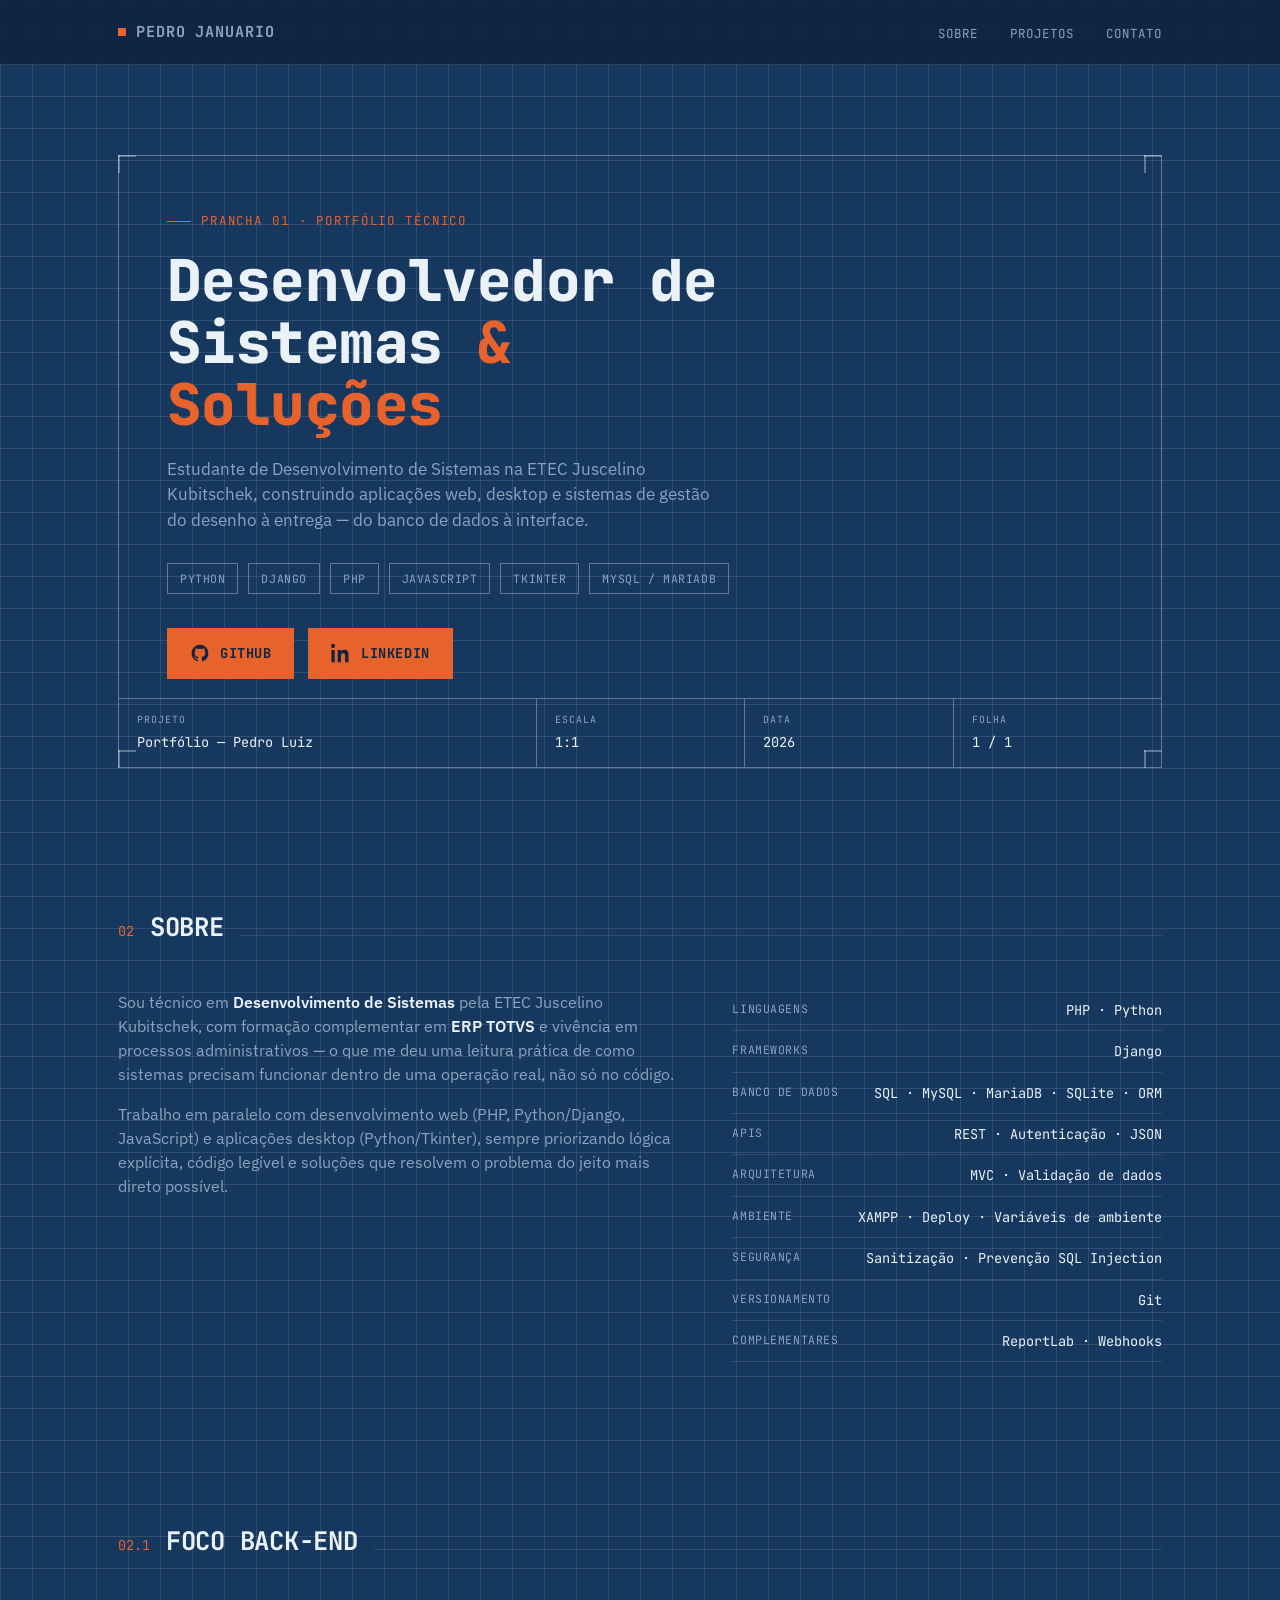
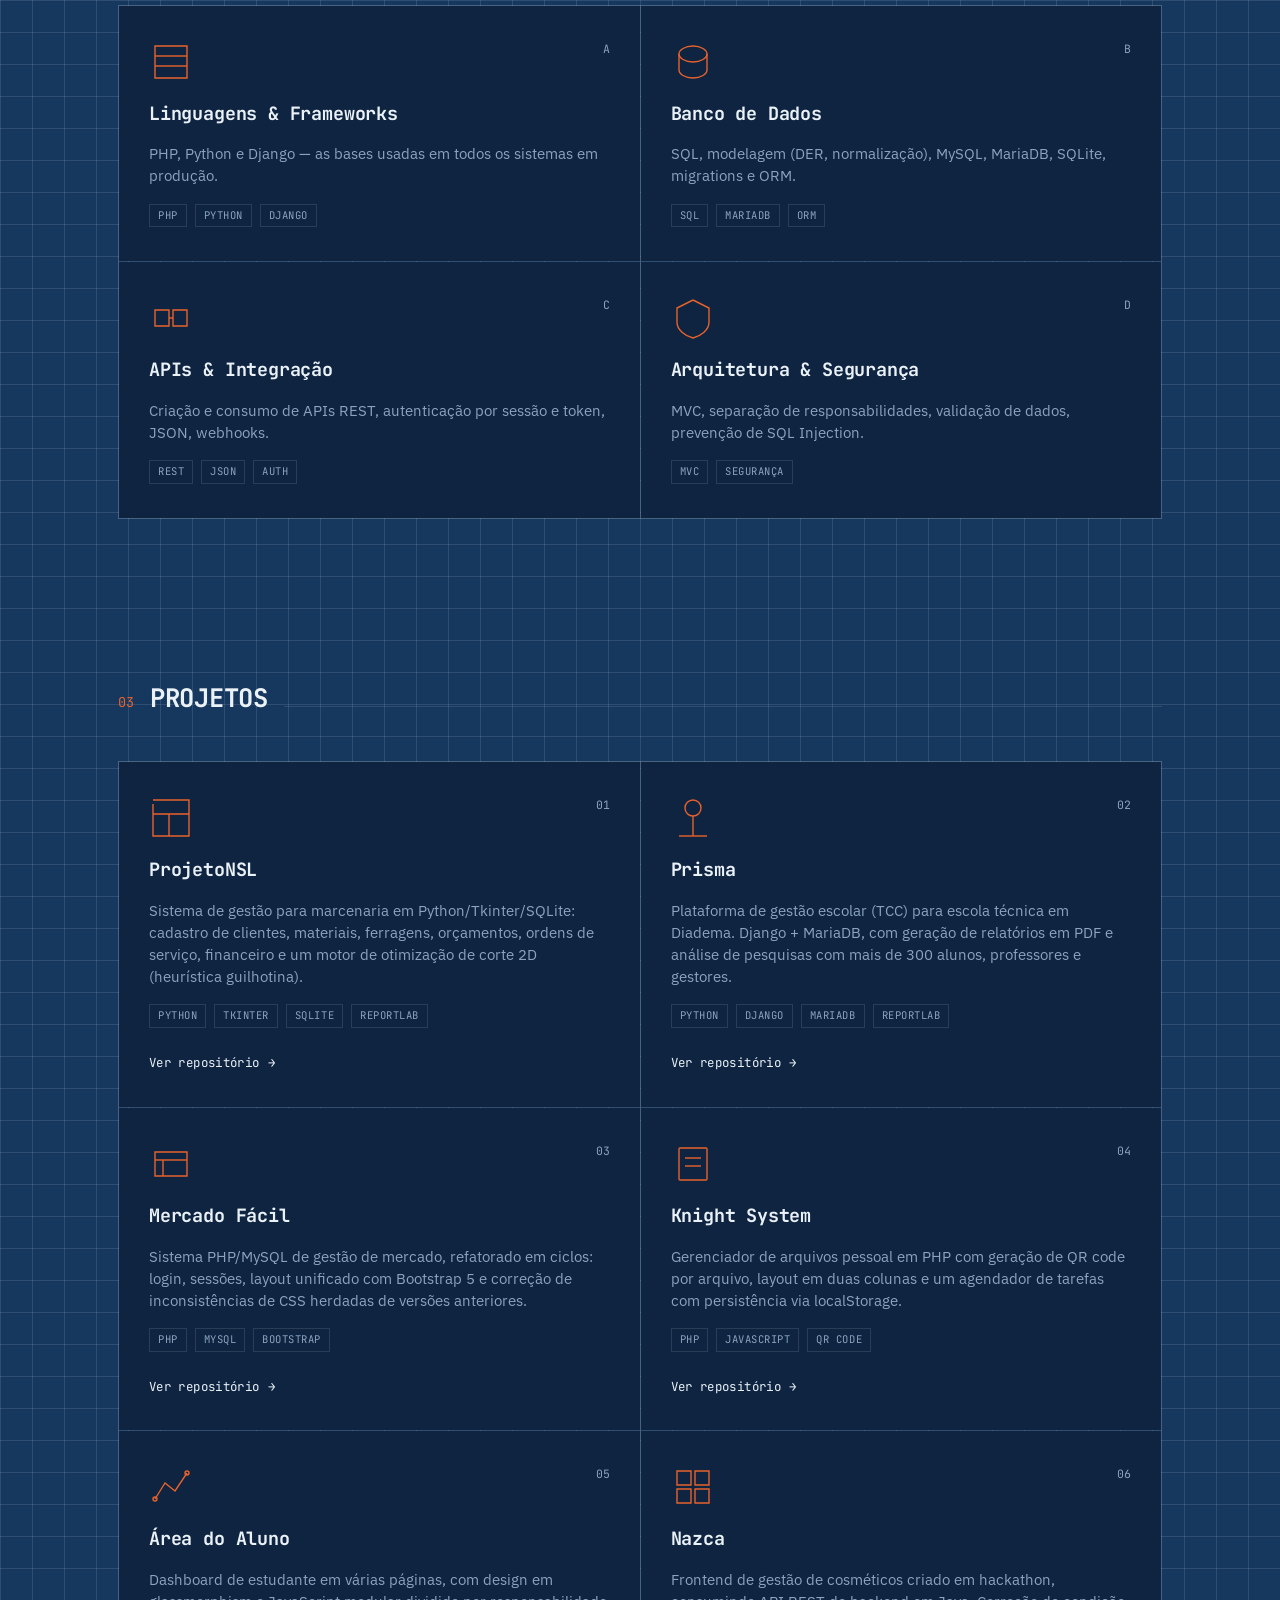
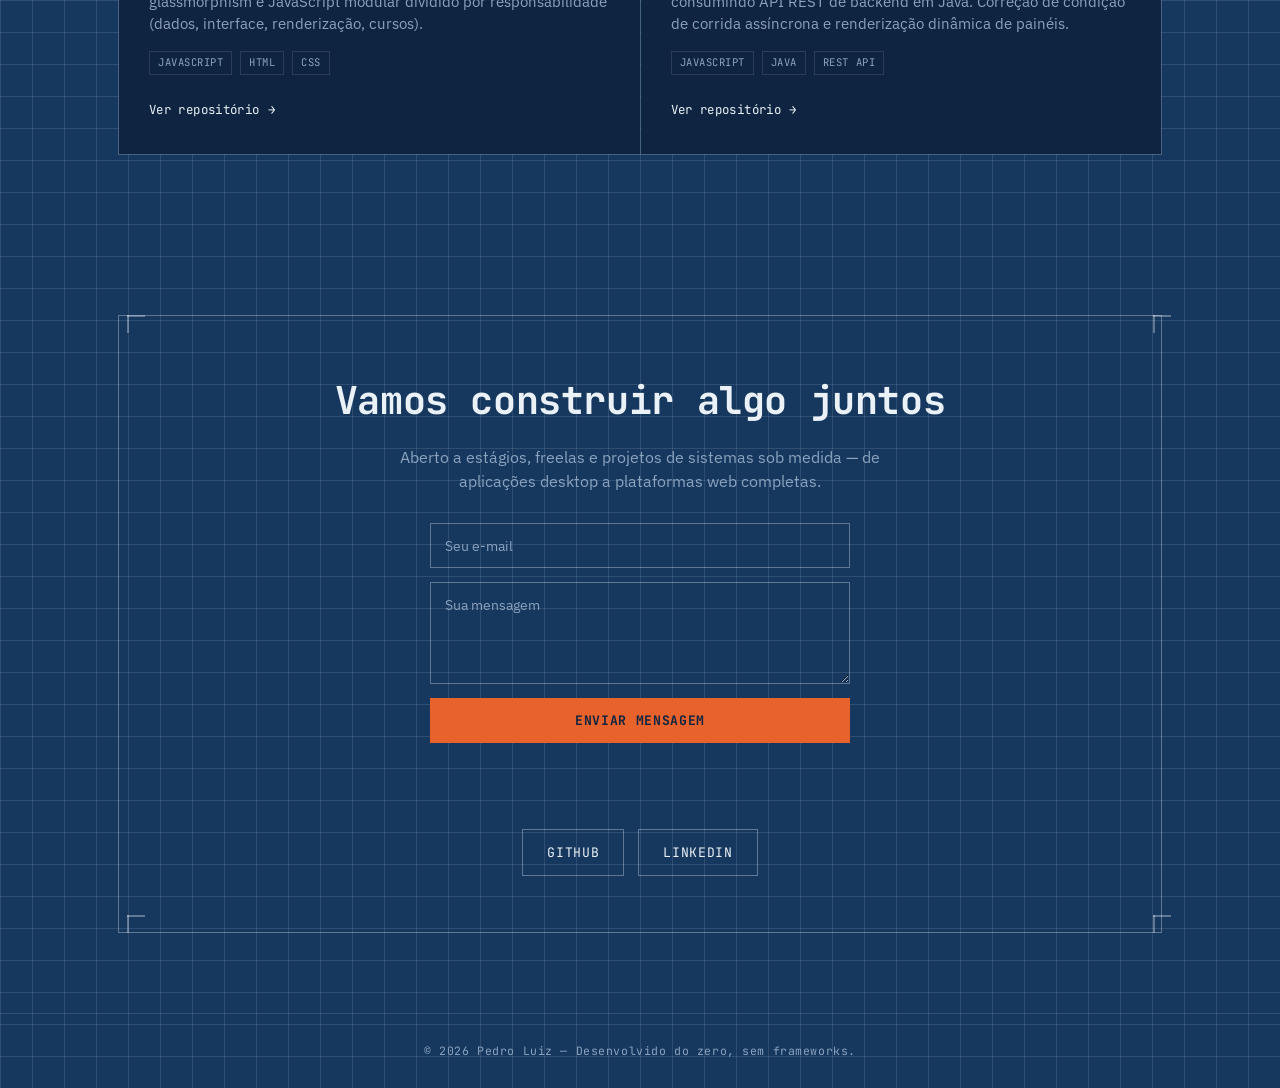
<file: index.html>
<!DOCTYPE html>
<html lang="pt-BR">
<head>
<meta charset="UTF-8">
<meta name="viewport" content="width=device-width, initial-scale=1.0">
<title>Pedro Januario — Desenvolvedor de Sistemas</title>
<link rel="stylesheet" href="style.css">
</head>
<body>

<nav>
  <div class="wrap">
    <a href="#top" class="brand"><span class="dot"></span>PEDRO JANUARIO</a>
    <ul>
      <li><a href="#sobre">Sobre</a></li>
      <li><a href="#projetos">Projetos</a></li>
      <li><a href="#contato">Contato</a></li>
    </ul>
  </div>
</nav>

<div class="wrap">

  <section class="hero" id="top">
    <div class="sheet-frame">
      <span class="corner tl"></span><span class="corner tr"></span>
      <span class="corner bl"></span><span class="corner br"></span>

      <div class="eyebrow">Prancha 01 · Portfólio Técnico</div>
      <h1>Desenvolvedor de<br>Sistemas <span class="accent">&amp; Soluções</span></h1>
      <p class="hero-sub">
        Estudante de Desenvolvimento de Sistemas na ETEC Juscelino Kubitschek,
        construindo aplicações web, desktop e sistemas de gestão do desenho
        à entrega — do banco de dados à interface.
      </p>
      <div class="hero-tags">
        <span class="tag">Python</span>
        <span class="tag">Django</span>
        <span class="tag">PHP</span>
        <span class="tag">JavaScript</span>
        <span class="tag">Tkinter</span>
        <span class="tag">MySQL / MariaDB</span>
      </div>

      <div class="hero-links">
        <a class="hero-btn" href="https://github.com/pedroluizjanuario-alt" target="_blank">
          <svg viewBox="0 0 24 24" class="hero-btn-icon"><path d="M12 2C6.48 2 2 6.58 2 12.25c0 4.53 2.87 8.37 6.84 9.73.5.1.68-.22.68-.49 0-.24-.01-.87-.01-1.71-2.78.62-3.37-1.37-3.37-1.37-.45-1.18-1.11-1.5-1.11-1.5-.91-.64.07-.63.07-.63 1 .07 1.53 1.06 1.53 1.06.89 1.56 2.34 1.11 2.91.85.09-.66.35-1.11.63-1.37-2.22-.26-4.56-1.14-4.56-5.07 0-1.12.39-2.03 1.03-2.75-.1-.26-.45-1.31.1-2.72 0 0 .84-.28 2.75 1.05a9.3 9.3 0 0 1 5 0c1.91-1.33 2.75-1.05 2.75-1.05.55 1.41.2 2.46.1 2.72.64.72 1.03 1.63 1.03 2.75 0 3.94-2.34 4.8-4.57 5.06.36.32.68.94.68 1.9 0 1.37-.01 2.47-.01 2.81 0 .27.18.6.69.49A10.26 10.26 0 0 0 22 12.25C22 6.58 17.52 2 12 2Z"/></svg>
          <span>GitHub</span>
        </a>
        <a class="hero-btn" href="https://www.linkedin.com/in/pedro-sartorio/" target="_blank">
          <svg viewBox="0 0 24 24" class="hero-btn-icon"><path d="M4.98 3.5C4.98 4.88 3.87 6 2.5 6S0 4.88 0 3.5 1.11 1 2.48 1s2.5 1.12 2.5 2.5ZM.5 8.25h4V23h-4V8.25ZM8.5 8.25h3.83v2.01h.05c.53-1 1.84-2.06 3.79-2.06 4.05 0 4.8 2.67 4.8 6.14V23h-4v-6.9c0-1.65-.03-3.77-2.3-3.77-2.3 0-2.65 1.8-2.65 3.65V23h-4V8.25Z"/></svg>
          <span>LinkedIn</span>
        </a>
      </div>

      <div class="title-block">
        <div>
          <div class="tb-label">Projeto</div>
          <div class="tb-value">Portfólio — Pedro Luiz</div>
        </div>
        <div>
          <div class="tb-label">Escala</div>
          <div class="tb-value">1:1</div>
        </div>
        <div>
          <div class="tb-label">Data</div>
          <div class="tb-value">2026</div>
        </div>
        <div>
          <div class="tb-label">Folha</div>
          <div class="tb-value">1 / 1</div>
        </div>
      </div>
    </div>
  </section>

  <section id="sobre">
    <div class="section-head">
      <span class="section-num">02</span>
      <h2>Sobre</h2>
      <div class="rule"></div>
    </div>
    <div class="about-grid">
      <div>
        <p>
          Sou técnico em <strong>Desenvolvimento de Sistemas</strong> pela ETEC
          Juscelino Kubitschek, com formação complementar em <strong>ERP TOTVS</strong>
          e vivência em processos administrativos — o que me deu uma leitura
          prática de como sistemas precisam funcionar dentro de uma operação real,
          não só no código.
        </p>
        <p>
          Trabalho em paralelo com desenvolvimento web (PHP, Python/Django, JavaScript)
          e aplicações desktop (Python/Tkinter), sempre priorizando lógica explícita,
          código legível e soluções que resolvem o problema do jeito mais direto possível.
        </p>
      </div>
      <div class="stack-list">
        <div class="stack-row"><span>Linguagens</span><span>PHP · Python</span></div>
        <div class="stack-row"><span>Frameworks</span><span>Django</span></div>
        <div class="stack-row"><span>Banco de dados</span><span>SQL · MySQL · MariaDB · SQLite · ORM</span></div>
        <div class="stack-row"><span>APIs</span><span>REST · Autenticação · JSON</span></div>
        <div class="stack-row"><span>Arquitetura</span><span>MVC · Validação de dados</span></div>
        <div class="stack-row"><span>Ambiente</span><span>XAMPP · Deploy · Variáveis de ambiente</span></div>
        <div class="stack-row"><span>Segurança</span><span>Sanitização · Prevenção SQL Injection</span></div>
        <div class="stack-row"><span>Versionamento</span><span>Git</span></div>
        <div class="stack-row"><span>Complementares</span><span>ReportLab · Webhooks</span></div>
      </div>
    </div>
  </section>

  <section id="backend">
    <div class="section-head">
      <span class="section-num">02.1</span>
      <h2>Foco Back-End</h2>
      <div class="rule"></div>
    </div>
    <div class="projects">

      <div class="proj">
        <div class="proj-top">
          <div class="proj-icon">
            <svg viewBox="0 0 44 44"><rect x="6" y="6" width="32" height="32"/><line x1="6" y1="16" x2="38" y2="16"/><line x1="6" y1="26" x2="38" y2="26"/></svg>
          </div>
          <span class="proj-index">A</span>
        </div>
        <h3>Linguagens &amp; Frameworks</h3>
        <p class="proj-desc">PHP, Python e Django — as bases usadas em todos os sistemas em produção.</p>
        <div class="proj-tags"><span>PHP</span><span>Python</span><span>Django</span></div>
      </div>

      <div class="proj">
        <div class="proj-top">
          <div class="proj-icon">
            <svg viewBox="0 0 44 44"><path d="M22 6 C30 6 36 10 36 14 C36 18 30 22 22 22 C14 22 8 18 8 14 C8 10 14 6 22 6 Z"/><line x1="8" y1="14" x2="8" y2="30"/><line x1="36" y1="14" x2="36" y2="30"/><path d="M8 30 C8 34 14 38 22 38 C30 38 36 34 36 30"/></svg>
          </div>
          <span class="proj-index">B</span>
        </div>
        <h3>Banco de Dados</h3>
        <p class="proj-desc">SQL, modelagem (DER, normalização), MySQL, MariaDB, SQLite, migrations e ORM.</p>
        <div class="proj-tags"><span>SQL</span><span>MariaDB</span><span>ORM</span></div>
      </div>

      <div class="proj">
        <div class="proj-top">
          <div class="proj-icon">
            <svg viewBox="0 0 44 44"><rect x="6" y="14" width="14" height="16"/><rect x="24" y="14" width="14" height="16"/><line x1="20" y1="22" x2="24" y2="22"/></svg>
          </div>
          <span class="proj-index">C</span>
        </div>
        <h3>APIs &amp; Integração</h3>
        <p class="proj-desc">Criação e consumo de APIs REST, autenticação por sessão e token, JSON, webhooks.</p>
        <div class="proj-tags"><span>REST</span><span>JSON</span><span>Auth</span></div>
      </div>

      <div class="proj">
        <div class="proj-top">
          <div class="proj-icon">
            <svg viewBox="0 0 44 44"><path d="M22 4 L38 12 V26 C38 34 30 40 22 42 C14 40 6 34 6 26 V12 Z"/></svg>
          </div>
          <span class="proj-index">D</span>
        </div>
        <h3>Arquitetura &amp; Segurança</h3>
        <p class="proj-desc">MVC, separação de responsabilidades, validação de dados, prevenção de SQL Injection.</p>
        <div class="proj-tags"><span>MVC</span><span>Segurança</span></div>
      </div>

    </div>
  </section>

  <section id="projetos">
    <div class="section-head">
      <span class="section-num">03</span>
      <h2>Projetos</h2>
      <div class="rule"></div>
    </div>

    <div class="projects">

      <div class="proj">
        <div class="proj-top">
          <div class="proj-icon">
            <svg viewBox="0 0 44 44"><rect x="4" y="4" width="36" height="36"/><line x1="4" y1="18" x2="40" y2="18"/><line x1="20" y1="18" x2="20" y2="40"/></svg>
          </div>
          <span class="proj-index">01</span>
        </div>
        <h3>ProjetoNSL</h3>
        <p class="proj-desc">
          Sistema de gestão para marcenaria em Python/Tkinter/SQLite: cadastro de
          clientes, materiais, ferragens, orçamentos, ordens de serviço, financeiro
          e um motor de otimização de corte 2D (heurística guilhotina).
        </p>
        <div class="proj-tags"><span>Python</span><span>Tkinter</span><span>SQLite</span><span>ReportLab</span></div>
        <a class="proj-link" href="https://github.com/pedroluizjanuario-alt/ProjetoNSL" target="_blank">Ver repositório</a>
      </div>

      <div class="proj">
        <div class="proj-top">
          <div class="proj-icon">
            <svg viewBox="0 0 44 44"><circle cx="22" cy="12" r="8"/><line x1="22" y1="20" x2="22" y2="40"/><line x1="8" y1="40" x2="36" y2="40"/></svg>
          </div>
          <span class="proj-index">02</span>
        </div>
        <h3>Prisma</h3>
        <p class="proj-desc">
          Plataforma de gestão escolar (TCC) para escola técnica em Diadema.
          Django + MariaDB, com geração de relatórios em PDF e análise de
          pesquisas com mais de 300 alunos, professores e gestores.
        </p>
        <div class="proj-tags"><span>Python</span><span>Django</span><span>MariaDB</span><span>ReportLab</span></div>
        <a class="proj-link" href="https://github.com/pedroluizjanuario-alt/Prisma" target="_blank">Ver repositório</a>
      </div>

      <div class="proj">
        <div class="proj-top">
          <div class="proj-icon">
            <svg viewBox="0 0 44 44"><rect x="6" y="10" width="32" height="24"/><line x1="6" y1="18" x2="38" y2="18"/><line x1="14" y1="18" x2="14" y2="34"/></svg>
          </div>
          <span class="proj-index">03</span>
        </div>
        <h3>Mercado Fácil</h3>
        <p class="proj-desc">
          Sistema PHP/MySQL de gestão de mercado, refatorado em ciclos: login,
          sessões, layout unificado com Bootstrap 5 e correção de inconsistências
          de CSS herdadas de versões anteriores.
        </p>
        <div class="proj-tags"><span>PHP</span><span>MySQL</span><span>Bootstrap</span></div>
        <a class="proj-link" href="https://github.com/pedroluizjanuario-alt/Mercado-Facil" target="_blank">Ver repositório</a>
      </div>

      <div class="proj">
        <div class="proj-top">
          <div class="proj-icon">
            <svg viewBox="0 0 44 44"><rect x="8" y="6" width="28" height="32" rx="1"/><line x1="14" y1="16" x2="30" y2="16"/><line x1="14" y1="24" x2="30" y2="24"/></svg>
          </div>
          <span class="proj-index">04</span>
        </div>
        <h3>Knight System</h3>
        <p class="proj-desc">
          Gerenciador de arquivos pessoal em PHP com geração de QR code por
          arquivo, layout em duas colunas e um agendador de tarefas com
          persistência via localStorage.
        </p>
        <div class="proj-tags"><span>PHP</span><span>JavaScript</span><span>QR Code</span></div>
        <a class="proj-link" href="https://github.com/pedroluizjanuario-alt/Knight-System" target="_blank">Ver repositório</a>
      </div>

      <div class="proj">
        <div class="proj-top">
          <div class="proj-icon">
            <svg viewBox="0 0 44 44"><path d="M6 34 L16 18 L26 26 L38 8"/><circle cx="6" cy="34" r="2"/><circle cx="38" cy="8" r="2"/></svg>
          </div>
          <span class="proj-index">05</span>
        </div>
        <h3>Área do Aluno</h3>
        <p class="proj-desc">
          Dashboard de estudante em várias páginas, com design em glassmorphism
          e JavaScript modular dividido por responsabilidade (dados, interface,
          renderização, cursos).
        </p>
        <div class="proj-tags"><span>JavaScript</span><span>HTML</span><span>CSS</span></div>
        <a class="proj-link" href="https://github.com/pedroluizjanuario-alt/Area-do-Aluno" target="_blank">Ver repositório</a>
      </div>

      <div class="proj">
        <div class="proj-top">
          <div class="proj-icon">
            <svg viewBox="0 0 44 44"><rect x="6" y="6" width="14" height="14"/><rect x="24" y="6" width="14" height="14"/><rect x="6" y="24" width="14" height="14"/><rect x="24" y="24" width="14" height="14"/></svg>
          </div>
          <span class="proj-index">06</span>
        </div>
        <h3>Nazca</h3>
        <p class="proj-desc">
          Frontend de gestão de cosméticos criado em hackathon, consumindo API
          REST de backend em Java. Correção de condição de corrida assíncrona
          e renderização dinâmica de painéis.
        </p>
        <div class="proj-tags"><span>JavaScript</span><span>Java</span><span>REST API</span></div>
        <a class="proj-link" href="https://github.com/pedroluizjanuario-alt/Nazca" target="_blank">Ver repositório</a>
      </div>

    </div>
  </section>

  <section id="contato">
    <div class="contact-sheet">
      <span class="corner tl"></span><span class="corner tr"></span>
      <span class="corner bl"></span><span class="corner br"></span>
      <h2>Vamos construir algo juntos</h2>
      <p>Aberto a estágios, freelas e projetos de sistemas sob medida — de aplicações desktop a plataformas web completas.</p>

      <form action="https://formspree.io/f/xpqgkgen" method="POST" class="contact-form">
        <input type="email" name="email" placeholder="Seu e-mail" required>
        <textarea name="message" placeholder="Sua mensagem" rows="4" required></textarea>
        <button type="submit" class="btn primary">Enviar mensagem</button>
        <p class="form-status" role="status"></p>
      </form>

      <div class="contact-links">
        <a class="btn" href="https://github.com/pedroluizjanuario-alt" target="_blank">GitHub</a>
        <a class="btn" href="https://www.linkedin.com/in/pedro-sartorio/" target="_blank">LinkedIn</a>
      </div>
    </div>
  </section>

</div>

<footer>
  © 2026 Pedro Luiz — Desenvolvido do zero, sem frameworks.
</footer>

<script src="script.js"></script>
</body>
</html>
</file>
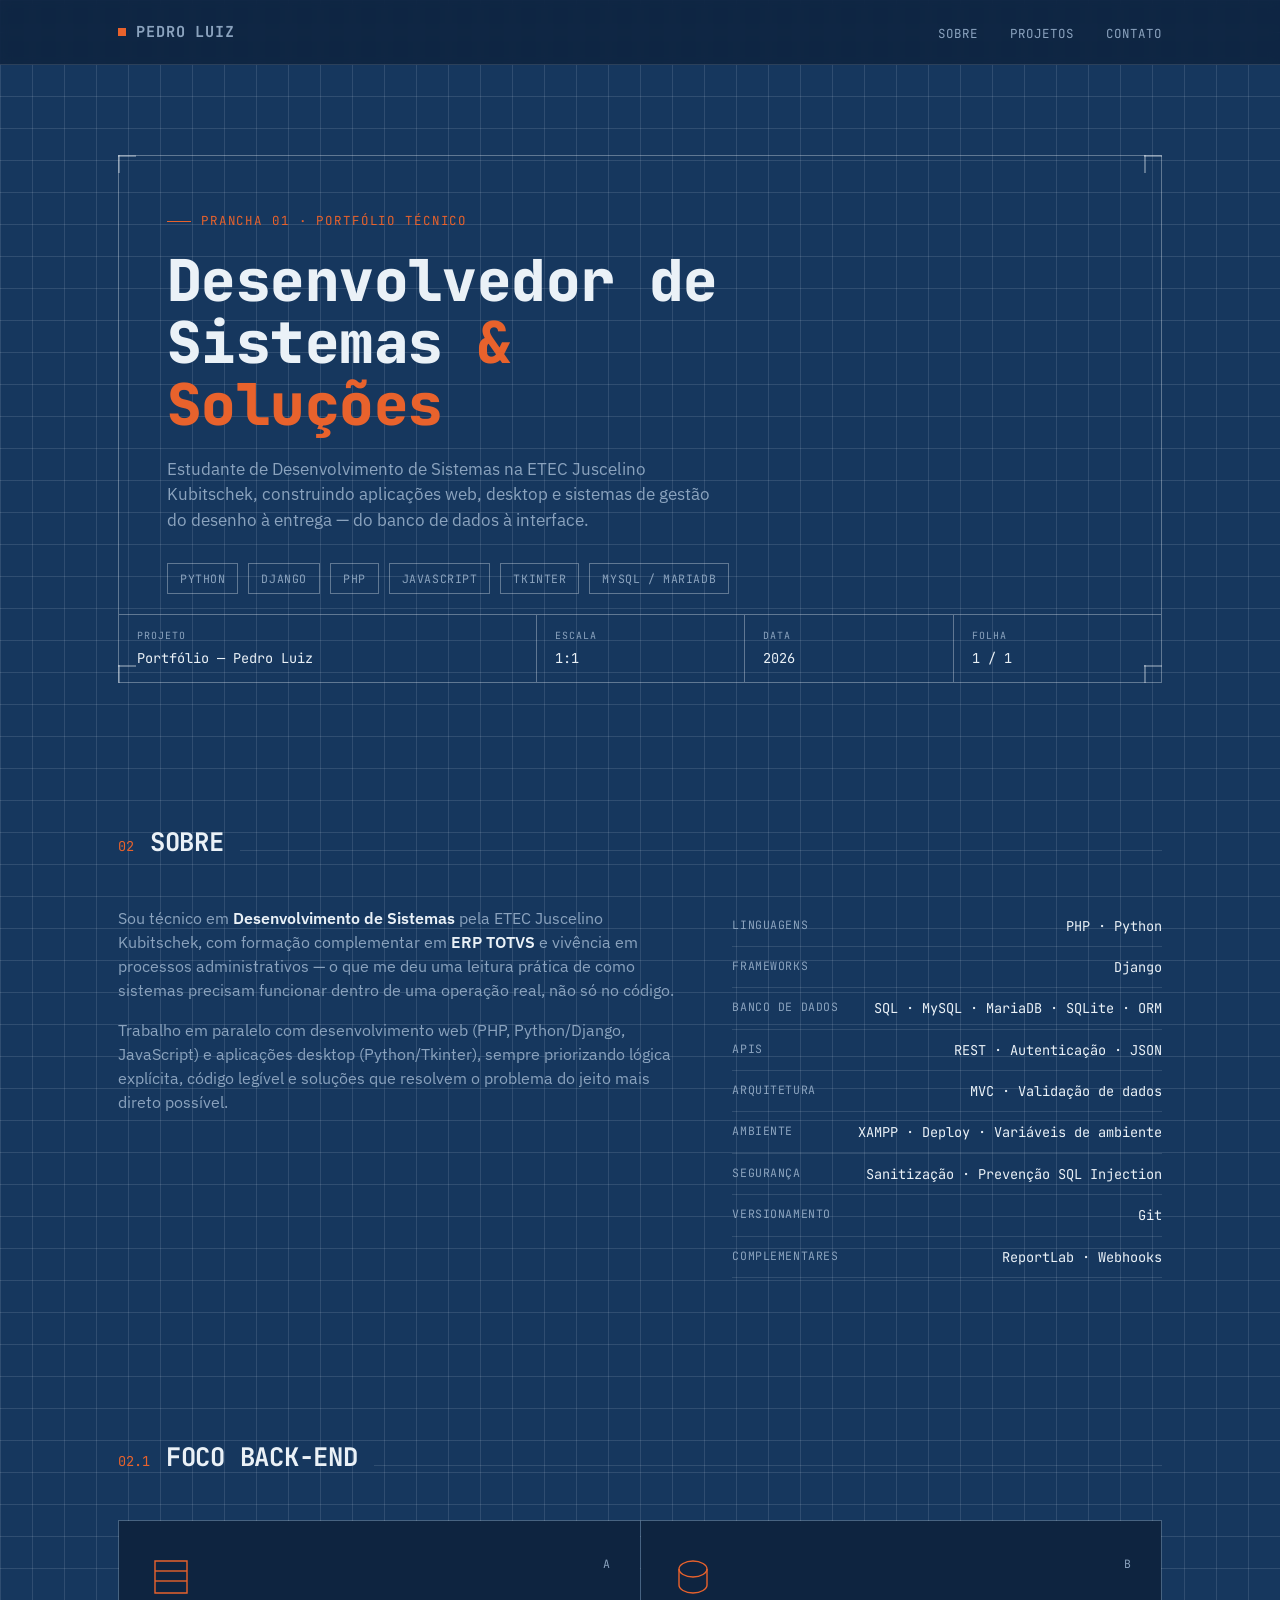
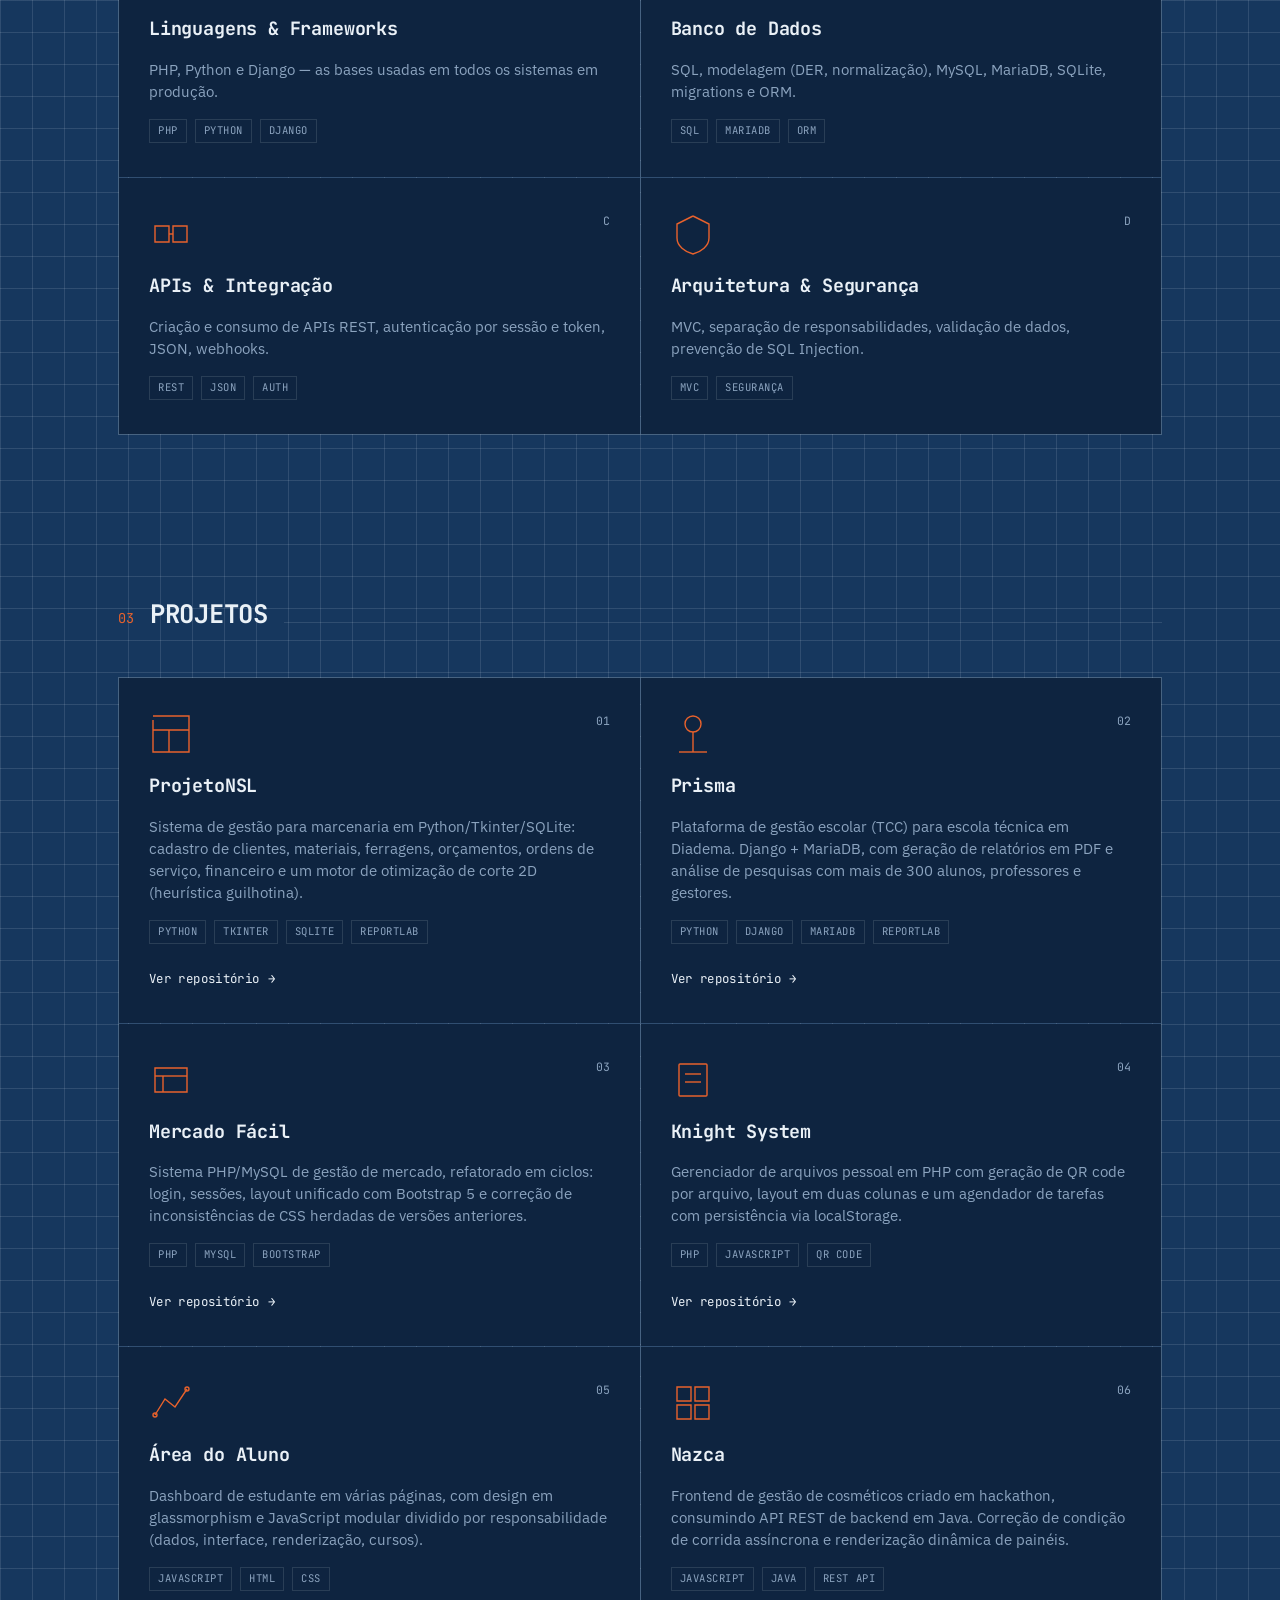
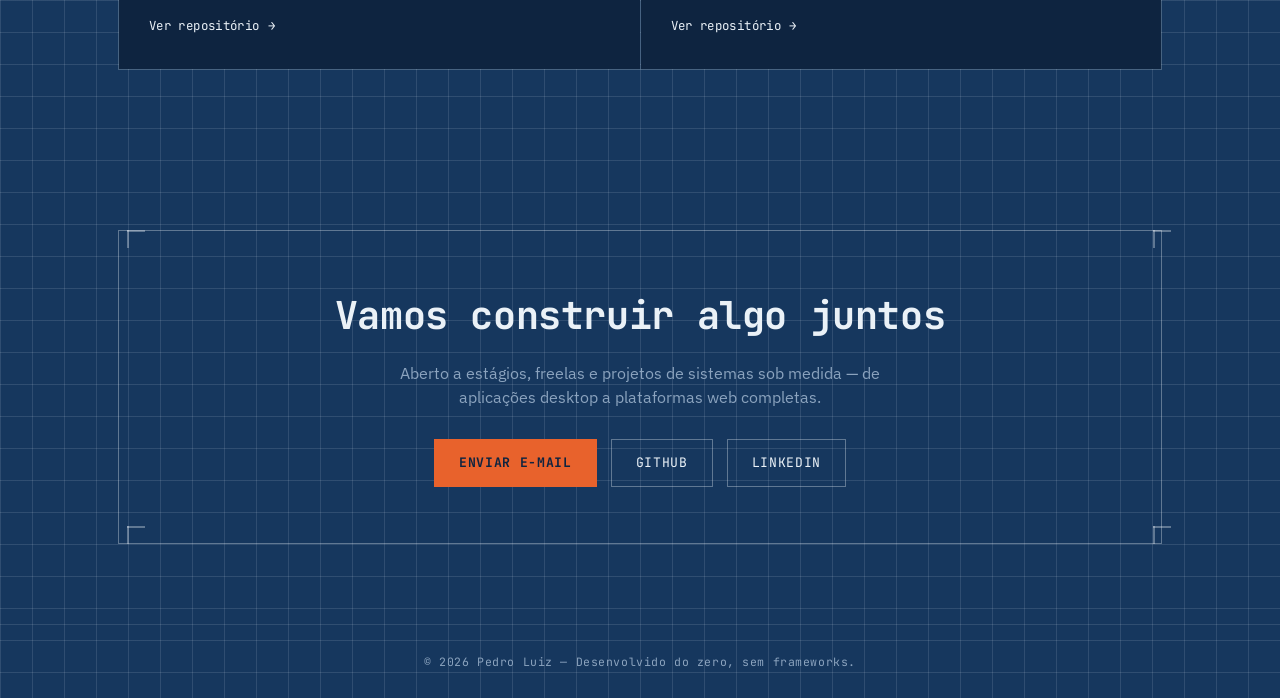
<file: portfolio(1).html>
<!DOCTYPE html>
<html lang="pt-BR">
<head>
<meta charset="UTF-8">
<meta name="viewport" content="width=device-width, initial-scale=1.0">
<title>Pedro Luiz — Desenvolvedor de Sistemas</title>
<style>
  @import url('https://fonts.googleapis.com/css2?family=JetBrains+Mono:wght@400;500;700;800&family=IBM+Plex+Sans:wght@400;500;600&display=swap');

  :root{
    --blueprint: #16375E;
    --blueprint-deep: #0E2440;
    --line: #EAF1F7;
    --line-dim: rgba(234,241,247,0.35);
    --line-faint: rgba(234,241,247,0.12);
    --safety: #E8622C;
    --safety-dim: rgba(232,98,44,0.25);
    --slate: #8BA3BE;
    --paper: #F4F1E7;
    --ink: #16283F;
    --mono: 'JetBrains Mono', monospace;
    --sans: 'IBM Plex Sans', sans-serif;
  }

  *{ box-sizing:border-box; margin:0; padding:0; }

  html{ scroll-behavior:smooth; }

  body{
    background:var(--blueprint);
    color:var(--line);
    font-family:var(--sans);
    line-height:1.5;
    background-image:
      linear-gradient(var(--line-faint) 1px, transparent 1px),
      linear-gradient(90deg, var(--line-faint) 1px, transparent 1px);
    background-size: 32px 32px;
  }

  ::selection{ background:var(--safety); color:var(--blueprint-deep); }

  a{ color:inherit; }

  .wrap{ max-width:1100px; margin:0 auto; padding:0 28px; }

  /* ---------- NAV ---------- */
  nav{
    position:sticky; top:0; z-index:50;
    background:rgba(14,36,64,0.88);
    backdrop-filter:blur(6px);
    border-bottom:1px solid var(--line-faint);
  }
  nav .wrap{
    display:flex; align-items:center; justify-content:space-between;
    height:64px;
  }
  .brand{
    font-family:var(--mono); font-weight:700; font-size:0.95rem;
    letter-spacing:0.06em; text-decoration:none; display:flex; align-items:center; gap:10px;
  }
  .brand .dot{ width:8px; height:8px; background:var(--safety); display:inline-block; }
  nav ul{ list-style:none; display:flex; gap:32px; }
  nav a{
    text-decoration:none; font-family:var(--mono); font-size:0.78rem;
    letter-spacing:0.08em; color:var(--slate); text-transform:uppercase;
    transition:color .2s;
  }
  nav a:hover{ color:var(--line); }

  /* ---------- HERO ---------- */
  .hero{
    padding:90px 0 60px;
    position:relative;
  }
  .sheet-frame{
    border:1px solid var(--line-dim);
    position:relative;
    padding:56px 48px 88px;
  }
  .corner{ position:absolute; width:18px; height:18px; }
  .corner::before, .corner::after{ content:''; position:absolute; background:var(--line-dim); }
  .corner.tl{ top:-1px; left:-1px; } .corner.tr{ top:-1px; right:-1px; }
  .corner.bl{ bottom:-1px; left:-1px; } .corner.br{ bottom:-1px; right:-1px; }
  .corner::before{ width:100%; height:2px; }
  .corner::after{ width:2px; height:100%; }

  .eyebrow{
    font-family:var(--mono); font-size:0.78rem; letter-spacing:0.15em;
    color:var(--safety); text-transform:uppercase; margin-bottom:18px;
    display:flex; align-items:center; gap:10px;
  }
  .eyebrow::before{ content:''; width:24px; height:1px; background:var(--safety); }

  h1{
    font-family:var(--mono); font-weight:800; font-size:clamp(2.1rem, 5vw, 3.6rem);
    line-height:1.08; letter-spacing:-0.01em; max-width:16ch;
  }
  h1 .accent{ color:var(--safety); }

  .hero-sub{
    margin-top:22px; max-width:56ch; color:var(--slate); font-size:1.05rem;
  }

  .hero-tags{ display:flex; flex-wrap:wrap; gap:10px; margin-top:30px; }
  .tag{
    font-family:var(--mono); font-size:0.72rem; letter-spacing:0.05em;
    border:1px solid var(--line-dim); padding:6px 12px; color:var(--slate);
    text-transform:uppercase;
  }

  /* title block, bottom-right of the sheet like a technical drawing */
  .title-block{
    position:absolute; right:0; bottom:0; left:0;
    border-top:1px solid var(--line-dim);
    display:grid; grid-template-columns: 2fr 1fr 1fr 1fr;
  }
  .title-block > div{
    padding:14px 18px; border-left:1px solid var(--line-dim);
    font-family:var(--mono);
  }
  .title-block > div:first-child{ border-left:none; }
  .tb-label{ font-size:0.62rem; letter-spacing:0.1em; color:var(--slate); text-transform:uppercase; }
  .tb-value{ font-size:0.85rem; margin-top:4px; color:var(--line); }

  @media (max-width:640px){
    .title-block{ grid-template-columns:1fr 1fr; }
    .title-block > div:nth-child(3){ border-left:none; }
    .sheet-frame{ padding:40px 22px 130px; }
  }

  /* ---------- SECTION HEADERS ---------- */
  section{ padding:80px 0; }
  .section-head{ display:flex; align-items:baseline; gap:16px; margin-bottom:44px; }
  .section-num{ font-family:var(--mono); color:var(--safety); font-size:0.85rem; }
  .section-head h2{
    font-family:var(--mono); font-size:1.6rem; letter-spacing:-0.01em; text-transform:uppercase;
  }
  .section-head .rule{ flex:1; height:1px; background:var(--line-faint); }

  /* ---------- ABOUT ---------- */
  .about-grid{
    display:grid; grid-template-columns: 1.3fr 1fr; gap:56px;
  }
  .about-grid p{ color:var(--slate); margin-bottom:16px; max-width:56ch; }
  .about-grid strong{ color:var(--line); font-weight:600; }
  .stack-list{ font-family:var(--mono); font-size:0.85rem; }
  .stack-row{
    display:flex; justify-content:space-between; padding:10px 0;
    border-bottom:1px solid var(--line-faint);
  }
  .stack-row span:first-child{ color:var(--slate); text-transform:uppercase; letter-spacing:0.05em; font-size:0.72rem; }
  @media (max-width:800px){ .about-grid{ grid-template-columns:1fr; } }

  /* ---------- PROJECTS ---------- */
  .projects{ display:grid; grid-template-columns:1fr 1fr; gap:1px; background:var(--line-faint); border:1px solid var(--line-faint); }
  @media (max-width:800px){ .projects{ grid-template-columns:1fr; } }

  .proj{
    background:var(--blueprint-deep); padding:34px 30px; position:relative;
    display:flex; flex-direction:column; gap:16px;
    transition:background .25s;
  }
  .proj:hover{ background:#102a4a; }
  .proj-top{ display:flex; align-items:flex-start; justify-content:space-between; gap:16px; }
  .proj-icon{ width:44px; height:44px; flex-shrink:0; }
  .proj-icon svg{ width:100%; height:100%; }
  .proj-icon path, .proj-icon rect, .proj-icon circle, .proj-icon line{
    stroke:var(--safety); fill:none; stroke-width:1.4;
    stroke-dasharray:140; stroke-dashoffset:140;
    animation: draw 1.4s ease forwards;
  }
  @keyframes draw{ to{ stroke-dashoffset:0; } }

  .proj-index{ font-family:var(--mono); font-size:0.72rem; color:var(--slate); }
  .proj h3{ font-family:var(--mono); font-size:1.15rem; letter-spacing:-0.01em; }
  .proj-desc{ color:var(--slate); font-size:0.92rem; }
  .proj-tags{ display:flex; flex-wrap:wrap; gap:8px; }
  .proj-tags span{
    font-family:var(--mono); font-size:0.66rem; letter-spacing:0.05em;
    color:var(--slate); border:1px solid var(--line-faint); padding:3px 8px;
    text-transform:uppercase;
  }
  .proj-link{
    margin-top:auto; font-family:var(--mono); font-size:0.78rem;
    color:var(--line); text-decoration:none; display:inline-flex; align-items:center; gap:8px;
    padding-top:10px; letter-spacing:0.03em;
  }
  .proj-link::after{ content:'→'; transition:transform .2s; }
  .proj-link:hover::after{ transform:translateX(4px); }

  /* ---------- CONTACT ---------- */
  .contact-sheet{
    border:1px solid var(--line-dim); padding:56px 48px; text-align:center; position:relative;
  }
  .contact-sheet h2{
    font-family:var(--mono); font-size:clamp(1.6rem,4vw,2.4rem); letter-spacing:-0.01em; margin-bottom:16px;
  }
  .contact-sheet p{ color:var(--slate); max-width:48ch; margin:0 auto 30px; }
  .contact-links{ display:flex; justify-content:center; flex-wrap:wrap; gap:14px; }
  .btn{
    font-family:var(--mono); font-size:0.82rem; letter-spacing:0.05em;
    text-decoration:none; padding:13px 24px; border:1px solid var(--line-dim);
    text-transform:uppercase; color:var(--line); transition:all .2s;
  }
  .btn.primary{ background:var(--safety); border-color:var(--safety); color:var(--blueprint-deep); font-weight:700; }
  .btn:hover{ border-color:var(--safety); color:var(--safety); }
  .btn.primary:hover{ color:var(--blueprint-deep); opacity:0.9; }

  footer{
    padding:28px 0; text-align:center; font-family:var(--mono); font-size:0.72rem;
    color:var(--slate); letter-spacing:0.05em; border-top:1px solid var(--line-faint);
  }
</style>
</head>
<body>

<nav>
  <div class="wrap">
    <a href="#top" class="brand"><span class="dot"></span>PEDRO LUIZ</a>
    <ul>
      <li><a href="#sobre">Sobre</a></li>
      <li><a href="#projetos">Projetos</a></li>
      <li><a href="#contato">Contato</a></li>
    </ul>
  </div>
</nav>

<div class="wrap">

  <section class="hero" id="top">
    <div class="sheet-frame">
      <span class="corner tl"></span><span class="corner tr"></span>
      <span class="corner bl"></span><span class="corner br"></span>

      <div class="eyebrow">Prancha 01 · Portfólio Técnico</div>
      <h1>Desenvolvedor de<br>Sistemas <span class="accent">&amp; Soluções</span></h1>
      <p class="hero-sub">
        Estudante de Desenvolvimento de Sistemas na ETEC Juscelino Kubitschek,
        construindo aplicações web, desktop e sistemas de gestão do desenho
        à entrega — do banco de dados à interface.
      </p>
      <div class="hero-tags">
        <span class="tag">Python</span>
        <span class="tag">Django</span>
        <span class="tag">PHP</span>
        <span class="tag">JavaScript</span>
        <span class="tag">Tkinter</span>
        <span class="tag">MySQL / MariaDB</span>
      </div>

      <div class="title-block">
        <div>
          <div class="tb-label">Projeto</div>
          <div class="tb-value">Portfólio — Pedro Luiz</div>
        </div>
        <div>
          <div class="tb-label">Escala</div>
          <div class="tb-value">1:1</div>
        </div>
        <div>
          <div class="tb-label">Data</div>
          <div class="tb-value">2026</div>
        </div>
        <div>
          <div class="tb-label">Folha</div>
          <div class="tb-value">1 / 1</div>
        </div>
      </div>
    </div>
  </section>

  <section id="sobre">
    <div class="section-head">
      <span class="section-num">02</span>
      <h2>Sobre</h2>
      <div class="rule"></div>
    </div>
    <div class="about-grid">
      <div>
        <p>
          Sou técnico em <strong>Desenvolvimento de Sistemas</strong> pela ETEC
          Juscelino Kubitschek, com formação complementar em <strong>ERP TOTVS</strong>
          e vivência em processos administrativos — o que me deu uma leitura
          prática de como sistemas precisam funcionar dentro de uma operação real,
          não só no código.
        </p>
        <p>
          Trabalho em paralelo com desenvolvimento web (PHP, Python/Django, JavaScript)
          e aplicações desktop (Python/Tkinter), sempre priorizando lógica explícita,
          código legível e soluções que resolvem o problema do jeito mais direto possível.
        </p>
      </div>
      <div class="stack-list">
        <div class="stack-row"><span>Linguagens</span><span>PHP · Python</span></div>
        <div class="stack-row"><span>Frameworks</span><span>Django</span></div>
        <div class="stack-row"><span>Banco de dados</span><span>SQL · MySQL · MariaDB · SQLite · ORM</span></div>
        <div class="stack-row"><span>APIs</span><span>REST · Autenticação · JSON</span></div>
        <div class="stack-row"><span>Arquitetura</span><span>MVC · Validação de dados</span></div>
        <div class="stack-row"><span>Ambiente</span><span>XAMPP · Deploy · Variáveis de ambiente</span></div>
        <div class="stack-row"><span>Segurança</span><span>Sanitização · Prevenção SQL Injection</span></div>
        <div class="stack-row"><span>Versionamento</span><span>Git</span></div>
        <div class="stack-row"><span>Complementares</span><span>ReportLab · Webhooks</span></div>
      </div>
    </div>
  </section>

  <section id="backend">
    <div class="section-head">
      <span class="section-num">02.1</span>
      <h2>Foco Back-End</h2>
      <div class="rule"></div>
    </div>
    <div class="projects">

      <div class="proj">
        <div class="proj-top">
          <div class="proj-icon">
            <svg viewBox="0 0 44 44"><rect x="6" y="6" width="32" height="32"/><line x1="6" y1="16" x2="38" y2="16"/><line x1="6" y1="26" x2="38" y2="26"/></svg>
          </div>
          <span class="proj-index">A</span>
        </div>
        <h3>Linguagens &amp; Frameworks</h3>
        <p class="proj-desc">PHP, Python e Django — as bases usadas em todos os sistemas em produção.</p>
        <div class="proj-tags"><span>PHP</span><span>Python</span><span>Django</span></div>
      </div>

      <div class="proj">
        <div class="proj-top">
          <div class="proj-icon">
            <svg viewBox="0 0 44 44"><path d="M22 6 C30 6 36 10 36 14 C36 18 30 22 22 22 C14 22 8 18 8 14 C8 10 14 6 22 6 Z"/><line x1="8" y1="14" x2="8" y2="30"/><line x1="36" y1="14" x2="36" y2="30"/><path d="M8 30 C8 34 14 38 22 38 C30 38 36 34 36 30"/></svg>
          </div>
          <span class="proj-index">B</span>
        </div>
        <h3>Banco de Dados</h3>
        <p class="proj-desc">SQL, modelagem (DER, normalização), MySQL, MariaDB, SQLite, migrations e ORM.</p>
        <div class="proj-tags"><span>SQL</span><span>MariaDB</span><span>ORM</span></div>
      </div>

      <div class="proj">
        <div class="proj-top">
          <div class="proj-icon">
            <svg viewBox="0 0 44 44"><rect x="6" y="14" width="14" height="16"/><rect x="24" y="14" width="14" height="16"/><line x1="20" y1="22" x2="24" y2="22"/></svg>
          </div>
          <span class="proj-index">C</span>
        </div>
        <h3>APIs &amp; Integração</h3>
        <p class="proj-desc">Criação e consumo de APIs REST, autenticação por sessão e token, JSON, webhooks.</p>
        <div class="proj-tags"><span>REST</span><span>JSON</span><span>Auth</span></div>
      </div>

      <div class="proj">
        <div class="proj-top">
          <div class="proj-icon">
            <svg viewBox="0 0 44 44"><path d="M22 4 L38 12 V26 C38 34 30 40 22 42 C14 40 6 34 6 26 V12 Z"/></svg>
          </div>
          <span class="proj-index">D</span>
        </div>
        <h3>Arquitetura &amp; Segurança</h3>
        <p class="proj-desc">MVC, separação de responsabilidades, validação de dados, prevenção de SQL Injection.</p>
        <div class="proj-tags"><span>MVC</span><span>Segurança</span></div>
      </div>

    </div>
  </section>

  <section id="projetos">
    <div class="section-head">
      <span class="section-num">03</span>
      <h2>Projetos</h2>
      <div class="rule"></div>
    </div>

    <div class="projects">

      <div class="proj">
        <div class="proj-top">
          <div class="proj-icon">
            <svg viewBox="0 0 44 44"><rect x="4" y="4" width="36" height="36"/><line x1="4" y1="18" x2="40" y2="18"/><line x1="20" y1="18" x2="20" y2="40"/></svg>
          </div>
          <span class="proj-index">01</span>
        </div>
        <h3>ProjetoNSL</h3>
        <p class="proj-desc">
          Sistema de gestão para marcenaria em Python/Tkinter/SQLite: cadastro de
          clientes, materiais, ferragens, orçamentos, ordens de serviço, financeiro
          e um motor de otimização de corte 2D (heurística guilhotina).
        </p>
        <div class="proj-tags"><span>Python</span><span>Tkinter</span><span>SQLite</span><span>ReportLab</span></div>
        <a class="proj-link" href="https://github.com/pedroluizjanuario-alt/ProjetoNSL" target="_blank">Ver repositório</a>
      </div>

      <div class="proj">
        <div class="proj-top">
          <div class="proj-icon">
            <svg viewBox="0 0 44 44"><circle cx="22" cy="12" r="8"/><line x1="22" y1="20" x2="22" y2="40"/><line x1="8" y1="40" x2="36" y2="40"/></svg>
          </div>
          <span class="proj-index">02</span>
        </div>
        <h3>Prisma</h3>
        <p class="proj-desc">
          Plataforma de gestão escolar (TCC) para escola técnica em Diadema.
          Django + MariaDB, com geração de relatórios em PDF e análise de
          pesquisas com mais de 300 alunos, professores e gestores.
        </p>
        <div class="proj-tags"><span>Python</span><span>Django</span><span>MariaDB</span><span>ReportLab</span></div>
        <a class="proj-link" href="https://github.com/pedroluizjanuario-alt/Prisma" target="_blank">Ver repositório</a>
      </div>

      <div class="proj">
        <div class="proj-top">
          <div class="proj-icon">
            <svg viewBox="0 0 44 44"><rect x="6" y="10" width="32" height="24"/><line x1="6" y1="18" x2="38" y2="18"/><line x1="14" y1="18" x2="14" y2="34"/></svg>
          </div>
          <span class="proj-index">03</span>
        </div>
        <h3>Mercado Fácil</h3>
        <p class="proj-desc">
          Sistema PHP/MySQL de gestão de mercado, refatorado em ciclos: login,
          sessões, layout unificado com Bootstrap 5 e correção de inconsistências
          de CSS herdadas de versões anteriores.
        </p>
        <div class="proj-tags"><span>PHP</span><span>MySQL</span><span>Bootstrap</span></div>
        <a class="proj-link" href="https://github.com/pedroluizjanuario-alt/Mercado-Facil" target="_blank">Ver repositório</a>
      </div>

      <div class="proj">
        <div class="proj-top">
          <div class="proj-icon">
            <svg viewBox="0 0 44 44"><rect x="8" y="6" width="28" height="32" rx="1"/><line x1="14" y1="16" x2="30" y2="16"/><line x1="14" y1="24" x2="30" y2="24"/></svg>
          </div>
          <span class="proj-index">04</span>
        </div>
        <h3>Knight System</h3>
        <p class="proj-desc">
          Gerenciador de arquivos pessoal em PHP com geração de QR code por
          arquivo, layout em duas colunas e um agendador de tarefas com
          persistência via localStorage.
        </p>
        <div class="proj-tags"><span>PHP</span><span>JavaScript</span><span>QR Code</span></div>
        <a class="proj-link" href="https://github.com/pedroluizjanuario-alt/Knight-System" target="_blank">Ver repositório</a>
      </div>

      <div class="proj">
        <div class="proj-top">
          <div class="proj-icon">
            <svg viewBox="0 0 44 44"><path d="M6 34 L16 18 L26 26 L38 8"/><circle cx="6" cy="34" r="2"/><circle cx="38" cy="8" r="2"/></svg>
          </div>
          <span class="proj-index">05</span>
        </div>
        <h3>Área do Aluno</h3>
        <p class="proj-desc">
          Dashboard de estudante em várias páginas, com design em glassmorphism
          e JavaScript modular dividido por responsabilidade (dados, interface,
          renderização, cursos).
        </p>
        <div class="proj-tags"><span>JavaScript</span><span>HTML</span><span>CSS</span></div>
        <a class="proj-link" href="https://github.com/pedroluizjanuario-alt/Area-do-Aluno" target="_blank">Ver repositório</a>
      </div>

      <div class="proj">
        <div class="proj-top">
          <div class="proj-icon">
            <svg viewBox="0 0 44 44"><rect x="6" y="6" width="14" height="14"/><rect x="24" y="6" width="14" height="14"/><rect x="6" y="24" width="14" height="14"/><rect x="24" y="24" width="14" height="14"/></svg>
          </div>
          <span class="proj-index">06</span>
        </div>
        <h3>Nazca</h3>
        <p class="proj-desc">
          Frontend de gestão de cosméticos criado em hackathon, consumindo API
          REST de backend em Java. Correção de condição de corrida assíncrona
          e renderização dinâmica de painéis.
        </p>
        <div class="proj-tags"><span>JavaScript</span><span>Java</span><span>REST API</span></div>
        <a class="proj-link" href="https://github.com/pedroluizjanuario-alt/Nazca" target="_blank">Ver repositório</a>
      </div>

    </div>
  </section>

  <section id="contato">
    <div class="contact-sheet">
      <span class="corner tl"></span><span class="corner tr"></span>
      <span class="corner bl"></span><span class="corner br"></span>
      <h2>Vamos construir algo juntos</h2>
      <p>Aberto a estágios, freelas e projetos de sistemas sob medida — de aplicações desktop a plataformas web completas.</p>
      <div class="contact-links">
        <a class="btn primary" href="mailto:seuemail@exemplo.com">Enviar e-mail</a>
        <a class="btn" href="https://github.com/pedroluizjanuario-alt" target="_blank">GitHub</a>
        <a class="btn" href="https://www.linkedin.com/in/SEU-LINK" target="_blank">LinkedIn</a>
      </div>
    </div>
  </section>

</div>

<footer>
  © 2026 Pedro Luiz — Desenvolvido do zero, sem frameworks.
</footer>

</body>
</html>
</file>
<file: style.css>
@import url('https://fonts.googleapis.com/css2?family=JetBrains+Mono:wght@400;500;700;800&family=IBM+Plex+Sans:wght@400;500;600&display=swap');

:root{
  --blueprint: #16375E;
  --blueprint-deep: #0E2440;
  --line: #EAF1F7;
  --line-dim: rgba(234,241,247,0.35);
  --line-faint: rgba(234,241,247,0.12);
  --safety: #E8622C;
  --safety-dim: rgba(232,98,44,0.25);
  --slate: #8BA3BE;
  --paper: #F4F1E7;
  --ink: #16283F;
  --mono: 'JetBrains Mono', monospace;
  --sans: 'IBM Plex Sans', sans-serif;
}

*{ box-sizing:border-box; margin:0; padding:0; }

html{ scroll-behavior:smooth; }

body{
  background:var(--blueprint);
  color:var(--line);
  font-family:var(--sans);
  line-height:1.5;
  background-image:
    linear-gradient(var(--line-faint) 1px, transparent 1px),
    linear-gradient(90deg, var(--line-faint) 1px, transparent 1px);
  background-size: 32px 32px;
}

::selection{ background:var(--safety); color:var(--blueprint-deep); }

a{ color:inherit; }

.wrap{ max-width:1100px; margin:0 auto; padding:0 28px; }

/* ---------- NAV ---------- */
nav{
  position:sticky; top:0; z-index:50;
  background:rgba(14,36,64,0.88);
  backdrop-filter:blur(6px);
  border-bottom:1px solid var(--line-faint);
}
nav .wrap{
  display:flex; align-items:center; justify-content:space-between;
  height:64px;
}
.brand{
  font-family:var(--mono); font-weight:700; font-size:0.95rem;
  letter-spacing:0.06em; text-decoration:none; display:flex; align-items:center; gap:10px;
}
.brand .dot{ width:8px; height:8px; background:var(--safety); display:inline-block; }
nav ul{ list-style:none; display:flex; gap:32px; }
nav a{
  text-decoration:none; font-family:var(--mono); font-size:0.78rem;
  letter-spacing:0.08em; color:var(--slate); text-transform:uppercase;
  transition:color .2s;
}
nav a:hover{ color:var(--line); }

/* ---------- HERO ---------- */
.hero{
  padding:90px 0 60px;
  position:relative;
}
.sheet-frame{
  border:1px solid var(--line-dim);
  position:relative;
  padding:56px 48px 88px;
}
.corner{ position:absolute; width:18px; height:18px; }
.corner::before, .corner::after{ content:''; position:absolute; background:var(--line-dim); }
.corner.tl{ top:-1px; left:-1px; } .corner.tr{ top:-1px; right:-1px; }
.corner.bl{ bottom:-1px; left:-1px; } .corner.br{ bottom:-1px; right:-1px; }
.corner::before{ width:100%; height:2px; }
.corner::after{ width:2px; height:100%; }

.eyebrow{
  font-family:var(--mono); font-size:0.78rem; letter-spacing:0.15em;
  color:var(--safety); text-transform:uppercase; margin-bottom:18px;
  display:flex; align-items:center; gap:10px;
}
.eyebrow::before{ content:''; width:24px; height:1px; background:var(--safety); }

h1{
  font-family:var(--mono); font-weight:800; font-size:clamp(2.1rem, 5vw, 3.6rem);
  line-height:1.08; letter-spacing:-0.01em; max-width:16ch;
}
h1 .accent{ color:var(--safety); }

.hero-sub{
  margin-top:22px; max-width:56ch; color:var(--slate); font-size:1.05rem;
}

.hero-tags{ display:flex; flex-wrap:wrap; gap:10px; margin-top:30px; }
.tag{
  font-family:var(--mono); font-size:0.72rem; letter-spacing:0.05em;
  border:1px solid var(--line-dim); padding:6px 12px; color:var(--slate);
  text-transform:uppercase;
}

.hero-links{ display:flex; flex-wrap:wrap; gap:14px; margin-top:34px; }
.hero-btn{
  display:inline-flex; align-items:center; gap:10px;
  font-family:var(--mono); font-size:0.85rem; font-weight:700;
  letter-spacing:0.04em; text-transform:uppercase; text-decoration:none;
  padding:14px 22px;
  background:var(--safety); color:var(--blueprint-deep);
  border:1px solid var(--safety);
  transition:transform .15s ease, box-shadow .15s ease, background .15s ease;
}
.hero-btn:hover{
  background:var(--line); border-color:var(--line);
  transform:translateY(-2px);
  box-shadow:0 6px 0 0 var(--blueprint-deep);
}
.hero-btn-icon{ width:20px; height:20px; fill:currentColor; flex-shrink:0; }
@media (max-width:480px){
  .hero-btn{ flex:1 1 100%; justify-content:center; }
}

/* title block, bottom-right of the sheet like a technical drawing */
.title-block{
  position:absolute; right:0; bottom:0; left:0;
  border-top:1px solid var(--line-dim);
  display:grid; grid-template-columns: 2fr 1fr 1fr 1fr;
}
.title-block > div{
  padding:14px 18px; border-left:1px solid var(--line-dim);
  font-family:var(--mono);
}
.title-block > div:first-child{ border-left:none; }
.tb-label{ font-size:0.62rem; letter-spacing:0.1em; color:var(--slate); text-transform:uppercase; }
.tb-value{ font-size:0.85rem; margin-top:4px; color:var(--line); }

@media (max-width:640px){
  .title-block{ grid-template-columns:1fr 1fr; }
  .title-block > div:nth-child(3){ border-left:none; }
  .sheet-frame{ padding:40px 22px 130px; }
}

/* ---------- SECTION HEADERS ---------- */
section{ padding:80px 0; }
.section-head{ display:flex; align-items:baseline; gap:16px; margin-bottom:44px; }
.section-num{ font-family:var(--mono); color:var(--safety); font-size:0.85rem; }
.section-head h2{
  font-family:var(--mono); font-size:1.6rem; letter-spacing:-0.01em; text-transform:uppercase;
}
.section-head .rule{ flex:1; height:1px; background:var(--line-faint); }

/* ---------- ABOUT ---------- */
.about-grid{
  display:grid; grid-template-columns: 1.3fr 1fr; gap:56px;
}
.about-grid p{ color:var(--slate); margin-bottom:16px; max-width:56ch; }
.about-grid strong{ color:var(--line); font-weight:600; }
.stack-list{ font-family:var(--mono); font-size:0.85rem; }
.stack-row{
  display:flex; justify-content:space-between; padding:10px 0;
  border-bottom:1px solid var(--line-faint);
}
.stack-row span:first-child{ color:var(--slate); text-transform:uppercase; letter-spacing:0.05em; font-size:0.72rem; }
@media (max-width:800px){ .about-grid{ grid-template-columns:1fr; } }

/* ---------- PROJECTS ---------- */
.projects{ display:grid; grid-template-columns:1fr 1fr; gap:1px; background:var(--line-faint); border:1px solid var(--line-faint); }
@media (max-width:800px){ .projects{ grid-template-columns:1fr; } }

.proj{
  background:var(--blueprint-deep); padding:34px 30px; position:relative;
  display:flex; flex-direction:column; gap:16px;
  transition:background .25s;
}
.proj:hover{ background:#102a4a; }
.proj-top{ display:flex; align-items:flex-start; justify-content:space-between; gap:16px; }
.proj-icon{ width:44px; height:44px; flex-shrink:0; }
.proj-icon svg{ width:100%; height:100%; }
.proj-icon path, .proj-icon rect, .proj-icon circle, .proj-icon line{
  stroke:var(--safety); fill:none; stroke-width:1.4;
  stroke-dasharray:140; stroke-dashoffset:140;
  animation: draw 1.4s ease forwards;
}
@keyframes draw{ to{ stroke-dashoffset:0; } }

.proj-index{ font-family:var(--mono); font-size:0.72rem; color:var(--slate); }
.proj h3{ font-family:var(--mono); font-size:1.15rem; letter-spacing:-0.01em; }
.proj-desc{ color:var(--slate); font-size:0.92rem; }
.proj-tags{ display:flex; flex-wrap:wrap; gap:8px; }
.proj-tags span{
  font-family:var(--mono); font-size:0.66rem; letter-spacing:0.05em;
  color:var(--slate); border:1px solid var(--line-faint); padding:3px 8px;
  text-transform:uppercase;
}
.proj-link{
  margin-top:auto; font-family:var(--mono); font-size:0.78rem;
  color:var(--line); text-decoration:none; display:inline-flex; align-items:center; gap:8px;
  padding-top:10px; letter-spacing:0.03em;
}
.proj-link::after{ content:'→'; transition:transform .2s; }
.proj-link:hover::after{ transform:translateX(4px); }

/* ---------- CONTACT ---------- */
.contact-sheet{
  border:1px solid var(--line-dim); padding:56px 48px; text-align:center; position:relative;
}
.contact-sheet h2{
  font-family:var(--mono); font-size:clamp(1.6rem,4vw,2.4rem); letter-spacing:-0.01em; margin-bottom:16px;
}
.contact-sheet p{ color:var(--slate); max-width:48ch; margin:0 auto 30px; }
.contact-links{ display:flex; justify-content:center; flex-wrap:wrap; gap:14px; }
.btn{
  font-family:var(--mono); font-size:0.82rem; letter-spacing:0.05em;
  text-decoration:none; padding:13px 24px; border:1px solid var(--line-dim);
  text-transform:uppercase; color:var(--line); transition:all .2s;
  cursor:pointer; background:transparent;
}
.btn.primary{ background:var(--safety); border-color:var(--safety); color:var(--blueprint-deep); font-weight:700; }
.btn:hover{ border-color:var(--safety); color:var(--safety); }
.btn.primary:hover{ color:var(--blueprint-deep); opacity:0.9; }

/* ---------- CONTACT FORM (Formspree) ---------- */
.contact-form{
  display:flex; flex-direction:column; gap:14px;
  max-width:420px; margin:0 auto 26px;
  text-align:left;
}
.contact-form input,
.contact-form textarea{
  background:transparent;
  border:1px solid var(--line-dim);
  color:var(--line);
  font-family:var(--sans);
  font-size:0.9rem;
  padding:12px 14px;
  resize:vertical;
  width:100%;
}
.contact-form input::placeholder,
.contact-form textarea::placeholder{ color:var(--slate); }
.contact-form input:focus,
.contact-form textarea:focus{
  outline:none; border-color:var(--safety);
}
.form-status{
  font-family:var(--mono); font-size:0.8rem; margin-top:4px; min-height:1.2em;
}
.form-status.success{ color:var(--line); }
.form-status.error{ color:var(--safety); }

footer{
  padding:28px 0; text-align:center; font-family:var(--mono); font-size:0.72rem;
  color:var(--slate); letter-spacing:0.05em; border-top:1px solid var(--line-faint);
}
</file>
